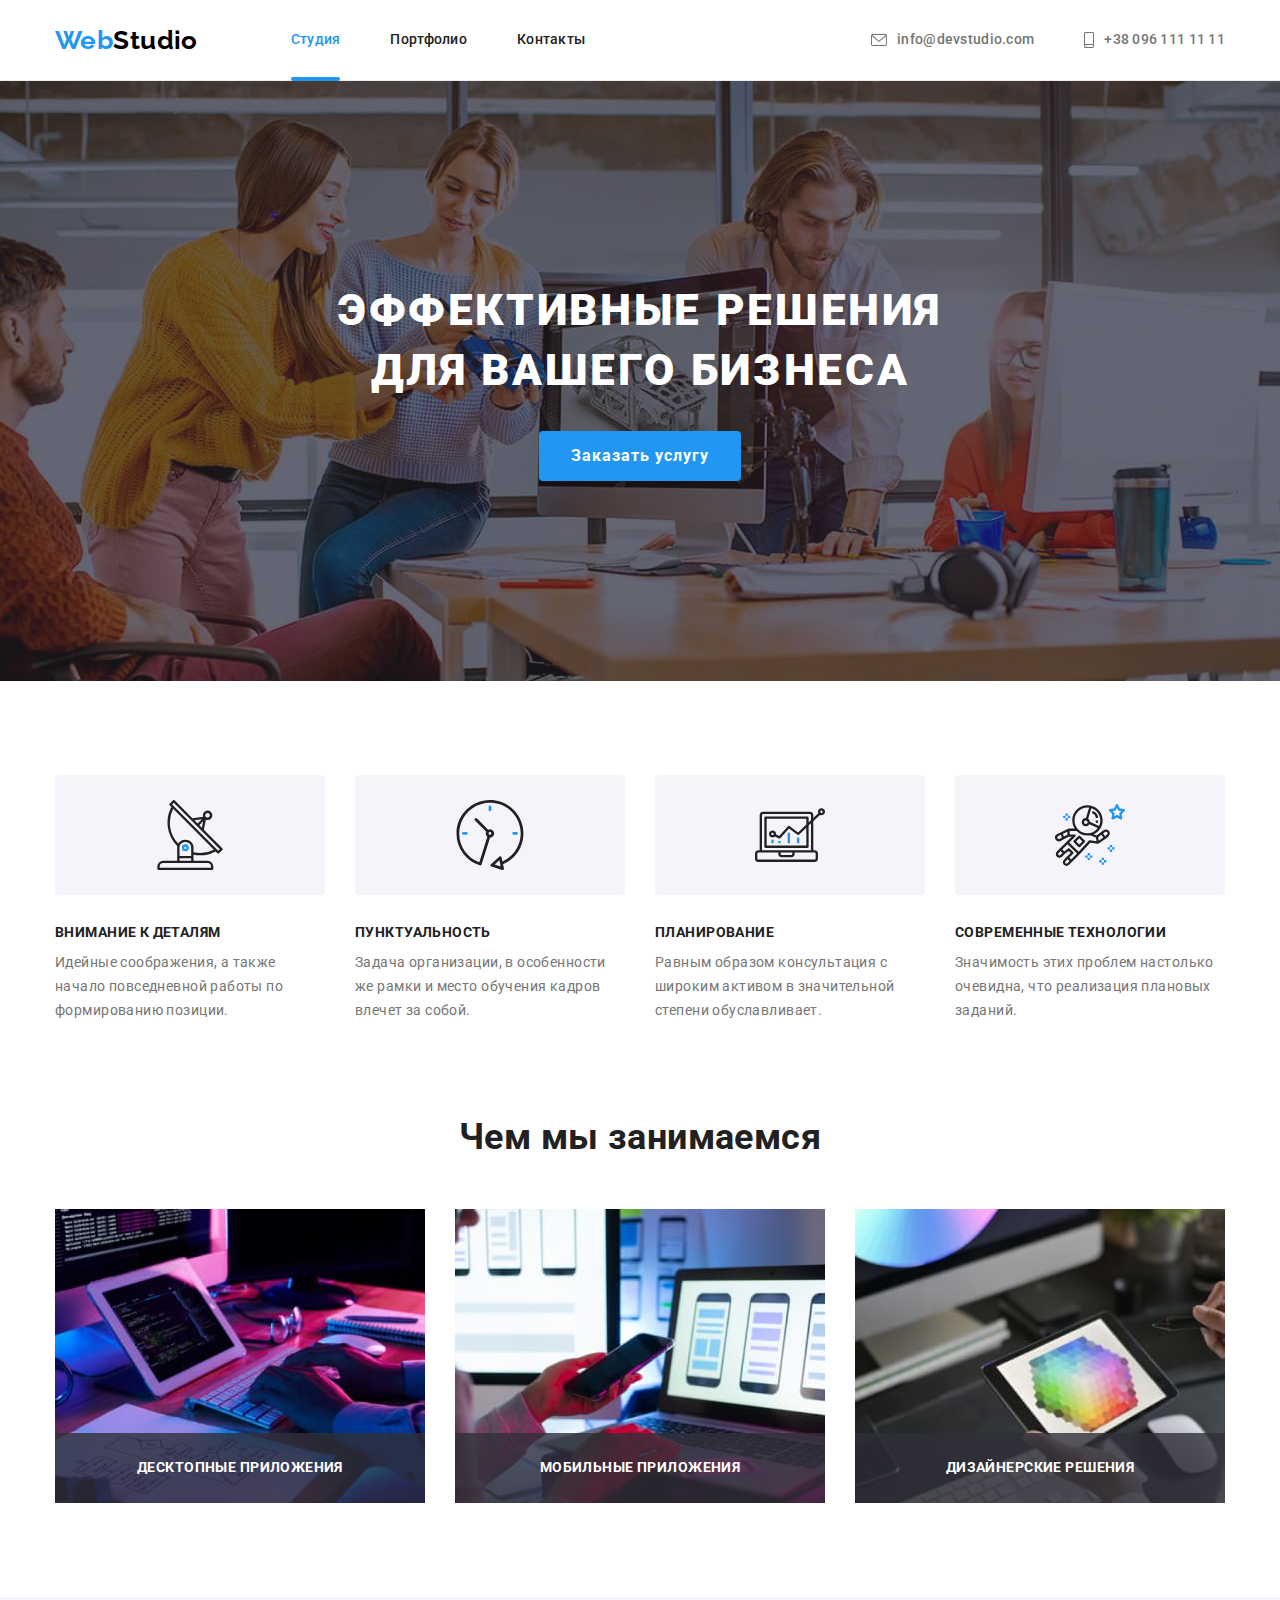
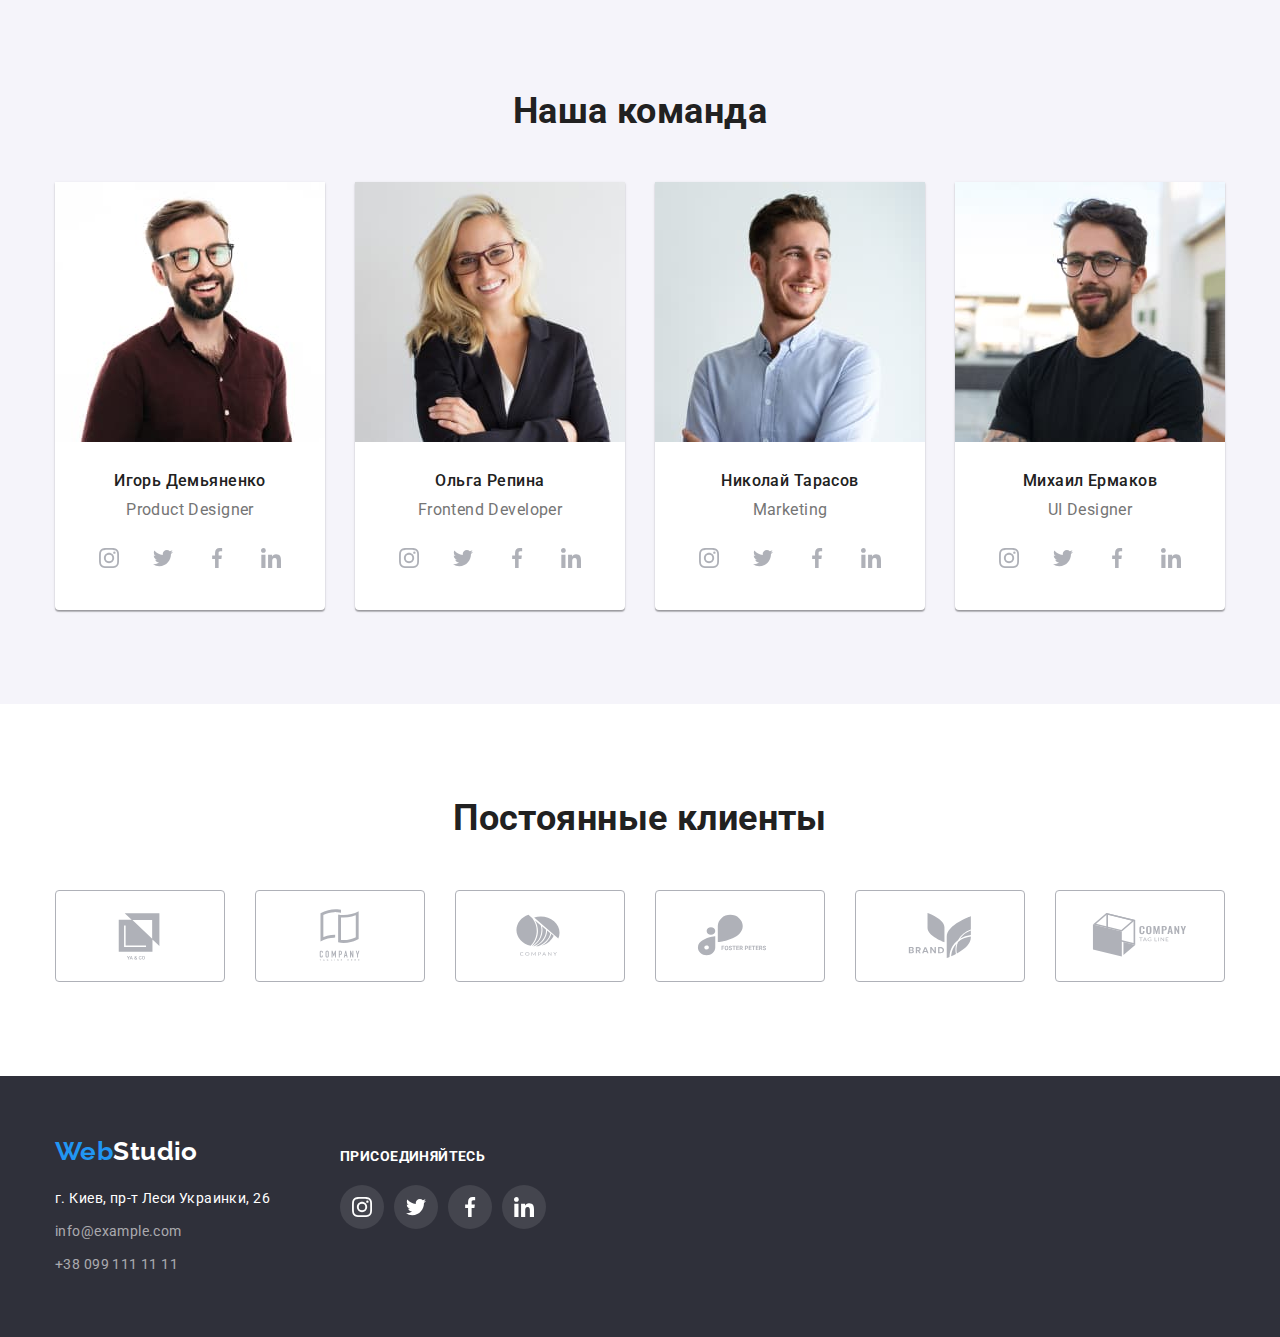
<file: index.html>
<!DOCTYPE html>
<html lang="ru">
  <head>
    <meta charset="UTF-8" />
    <meta http-equiv="X-UA-Compatible" content="IE=edge" />
    <meta name="viewport" content="width=device-width, initial-scale=1.0" />
    <title>WebStudio</title>
    <link rel="preconnect" href="https://fonts.googleapis.com" />
    <link rel="preconnect" href="https://fonts.gstatic.com" crossorigin />
    <link
      href="https://fonts.googleapis.com/css2?family=Raleway:wght@700&family=Roboto:wght@400;500;700;900&display=swap"
      rel="stylesheet"
    />
    <link
      rel="stylesheet"
      href="    https://cdnjs.cloudflare.com/ajax/libs/modern-normalize/1.1.0/modern-normalize.min.css"
    />
    <link rel="stylesheet" href="./css/styles.css" />
  </head>
  <body>
    <header class="header">
      <div class="container nav">
        <nav class="main-nav">
          <a class="link logo-top" href="./index.html"><span class="accent">Web</span>Studio</a>
          <ul class="list nav-list">
            <li><a class="link nav-link current" href="./index.html">Студия</a></li>
            <li><a class="link nav-link" href="./portfolio.html">Портфолио</a></li>
            <li><a class="link nav-link" href="#">Контакты</a></li>
          </ul>
        </nav>

        <a class="link nav-contact" href="mailto:info@devstudio.com">
          <svg class="nav-icon" width="16px" height="12">
            <use href="./images/sprite.svg#icon-envelope"></use>
          </svg>
          info@devstudio.com
        </a>
        <a class="link nav-contact" href="tel:+380961111111">
          <svg class="nav-icon" width="10px" height="16">
            <use href="./images/sprite.svg#icon-smartphone"></use>
          </svg>
          +38 096 111 11 11
        </a>
      </div>
    </header>
    <main>
      <!-- Секция герой -->
      <section class="hero">
        <h1 class="hero-title">Эффективные решения для вашего бизнеса</h1>
        <button class="button" type="button" data-modal-open>Заказать услугу</button>
      </section>
      <!-- Особенности компании -->
      <section class="section features">
        <div class="container">
          <h2 class="visually-hidden">Особенности компании</h2>
          <ul class="list features-list">
            <li class="features-item">
              <div class="features-thumb">
                <svg class="features-icon">
                  <use href="./images/sprite.svg#icon-antenna"></use>
                </svg>
              </div>
              <h3 class="title features-title">Внимание к деталям</h3>
              <p class="features-text">
                Идейные соображения, а также начало повседневной работы по формированию позиции.
              </p>
            </li>
            <li class="features-item">
              <div class="features-thumb">
                <svg class="features-icon">
                  <use href="./images/sprite.svg#icon-clock"></use>
                </svg>
              </div>
              <h3 class="title features-title">Пунктуальность</h3>
              <p class="features-text">
                Задача организации, в особенности же рамки и место обучения кадров влечет за собой.
              </p>
            </li>
            <li class="features-item">
              <div class="features-thumb">
                <svg class="features-icon">
                  <use href="./images/sprite.svg#icon-diagram"></use>
                </svg>
              </div>
              <h3 class="title features-title">Планирование</h3>
              <p class="features-text">
                Равным образом консультация с широким активом в значительной степени обуславливает.
              </p>
            </li>
            <li class="features-item">
              <div class="features-thumb">
                <svg class="features-icon">
                  <use href="./images/sprite.svg#icon-astronaut"></use>
                </svg>
              </div>
              <h3 class="title features-title">Современные технологии</h3>
              <p class="features-text">
                Значимость этих проблем настолько очевидна, что реализация плановых заданий.
              </p>
            </li>
          </ul>
        </div>
      </section>
      <!-- Чем мы занимаемся -->
      <section class="section tasks">
        <div class="container">
          <h2 class="title tasks-title">Чем мы занимаемся</h2>
          <ul class="list tasks-list">
            <li class="tasks-item">
              <img
                src="./images/work-app-development.jpg"
                alt="Разработка приложения на комьютере"
                width="370"
              />
              <p class="tasks-content">Десктопные приложения</p>
            </li>
            <li class="tasks-item">
              <img
                src="./images/work-mobile-app.jpg"
                alt="Макеты мобильных приложений"
                width="370"
              />
              <p class="tasks-content">Мобильные приложения</p>
            </li>
            <li class="tasks-item">
              <img src="./images/work-color.jpg" alt="Дизайнерская палитра цветов" width="370" />
              <p class="tasks-content">Дизайнерские решения</p>
            </li>
          </ul>
        </div>
      </section>
      <!-- Наша команда -->
      <section class="section team">
        <div class="container">
          <h2 class="title team-title">Наша команда</h2>
          <ul class="list team-list">
            <li class="team-card">
              <img
                src="./images/team-igor-demyanenko.jpg"
                alt="Фотография Игорь Демьяненко"
                width="270"
              />
              <div class="team-content">
                <h3 class="title team-name">Игорь Демьяненко</h3>
                <p class="team-position">Product Designer</p>

                <ul class="list team-social-list">
                  <li>
                    <a class="team-social-link" aria-label="Ссылка на Instagram" href="#">
                      <svg class="team-icon">
                        <use href="./images/sprite.svg#icon-instagram"></use>
                      </svg>
                    </a>
                  </li>
                  <li>
                    <a class="team-social-link" aria-label="Ссылка на Twitter" href="#">
                      <svg class="team-icon">
                        <use href="./images/sprite.svg#icon-twitter"></use>
                      </svg>
                    </a>
                  </li>
                  <li>
                    <a class="team-social-link" aria-label="Ссылка на Facebook" href="#">
                      <svg class="team-icon">
                        <use href="./images/sprite.svg#icon-facebook"></use>
                      </svg>
                    </a>
                  </li>
                  <li>
                    <a class="team-social-link" aria-label="Ссылка на Linkedin" href="#">
                      <svg class="team-icon">
                        <use href="./images/sprite.svg#icon-linkedin"></use>
                      </svg>
                    </a>
                  </li>
                </ul>
              </div>
            </li>
            <li class="team-card">
              <img src="./images/team-olga-repina.jpg" alt="Фотография Ольга Репина" width="270" />
              <div class="team-content">
                <h3 class="title team-name">Ольга Репина</h3>
                <p class="team-position">Frontend Developer</p>
                <ul class="list team-social-list">
                  <li>
                    <a class="team-social-link" aria-label="Ссылка на Instagram" href="#">
                      <svg class="team-icon">
                        <use href="./images/sprite.svg#icon-instagram"></use>
                      </svg>
                    </a>
                  </li>
                  <li>
                    <a class="team-social-link" aria-label="Ссылка на Twitter" href="#">
                      <svg class="team-icon">
                        <use href="./images/sprite.svg#icon-twitter"></use>
                      </svg>
                    </a>
                  </li>
                  <li>
                    <a class="team-social-link" aria-label="Ссылка на Facebook" href="#">
                      <svg class="team-icon">
                        <use href="./images/sprite.svg#icon-facebook"></use>
                      </svg>
                    </a>
                  </li>
                  <li>
                    <a class="team-social-link" aria-label="Ссылка на Linkedin" href="#">
                      <svg class="team-icon">
                        <use href="./images/sprite.svg#icon-linkedin"></use>
                      </svg>
                    </a>
                  </li>
                </ul>
              </div>
            </li>
            <li class="team-card">
              <img
                src="./images/team-nikolay-tarasov.jpg"
                alt="Фотография Николай Тарасов"
                width="270"
              />
              <div class="team-content">
                <h3 class="title team-name">Николай Тарасов</h3>
                <p class="team-position">Marketing</p>
                <ul class="list team-social-list">
                  <li>
                    <a class="team-social-link" aria-label="Ссылка на Instagram" href="#">
                      <svg class="team-icon">
                        <use href="./images/sprite.svg#icon-instagram"></use>
                      </svg>
                    </a>
                  </li>
                  <li>
                    <a class="team-social-link" aria-label="Ссылка на Twitter" href="#">
                      <svg class="team-icon">
                        <use href="./images/sprite.svg#icon-twitter"></use>
                      </svg>
                    </a>
                  </li>
                  <li>
                    <a class="team-social-link" aria-label="Ссылка на Facebook" href="#">
                      <svg class="team-icon">
                        <use href="./images/sprite.svg#icon-facebook"></use>
                      </svg>
                    </a>
                  </li>
                  <li>
                    <a class="team-social-link" aria-label="Ссылка на Linkedin" href="#">
                      <svg class="team-icon">
                        <use href="./images/sprite.svg#icon-linkedin"></use>
                      </svg>
                    </a>
                  </li>
                </ul>
              </div>
            </li>
            <li class="team-card">
              <img
                src="./images/team-mihail-ermakov.jpg"
                alt="Фотография Михаил Ермаков"
                width="270"
              />
              <div class="team-content">
                <h3 class="title team-name">Михаил Ермаков</h3>
                <p class="team-position">UI Designer</p>
                <ul class="list team-social-list">
                  <li>
                    <a class="team-social-link" aria-label="Ссылка на Instagram" href="#">
                      <svg class="team-icon">
                        <use href="./images/sprite.svg#icon-instagram"></use>
                      </svg>
                    </a>
                  </li>
                  <li>
                    <a class="team-social-link" aria-label="Ссылка на Twitter" href="#">
                      <svg class="team-icon">
                        <use href="./images/sprite.svg#icon-twitter"></use>
                      </svg>
                    </a>
                  </li>
                  <li>
                    <a class="team-social-link" aria-label="Ссылка на Facebook" href="#">
                      <svg class="team-icon">
                        <use href="./images/sprite.svg#icon-facebook"></use>
                      </svg>
                    </a>
                  </li>
                  <li>
                    <a class="team-social-link" aria-label="Ссылка на Linkedin" href="#">
                      <svg class="team-icon">
                        <use href="./images/sprite.svg#icon-linkedin"></use>
                      </svg>
                    </a>
                  </li>
                </ul>
              </div>
            </li>
          </ul>
        </div>
      </section>
      <!-- Постоянные клиенты -->
      <section class="section customer">
        <div class="container">
          <h2 class="title customer-title">Постоянные клиенты</h2>
          <ul class="list customer-list">
            <li>
              <a class="customer-link" aria-label="Ссылка на компанию" href="#">
                <svg class="customer-icon">
                  <use href="./images/sprite.svg#icon-Logo"></use>
                </svg>
              </a>
            </li>
            <li>
              <a class="customer-link" aria-label="Ссылка на компанию" href="#">
                <svg class="customer-icon">
                  <use href="./images/sprite.svg#icon-Logo-1"></use>
                </svg>
              </a>
            </li>
            <li>
              <a class="customer-link" aria-label="Ссылка на компанию" href="#">
                <svg class="customer-icon">
                  <use href="./images/sprite.svg#icon-Logo-2"></use>
                </svg>
              </a>
            </li>
            <li>
              <a class="customer-link" aria-label="Ссылка на компанию" href="#">
                <svg class="customer-icon">
                  <use href="./images/sprite.svg#icon-Logo-3"></use>
                </svg>
              </a>
            </li>
            <li>
              <a class="customer-link" aria-label="Ссылка на компанию" href="#">
                <svg class="customer-icon">
                  <use href="./images/sprite.svg#icon-Logo-4"></use>
                </svg>
              </a>
            </li>
            <li>
              <a class="customer-link" aria-label="Ссылка на компанию" href="#">
                <svg class="customer-icon">
                  <use href="./images/sprite.svg#icon-Logo-5"></use>
                </svg>
              </a>
            </li>
          </ul>
        </div>
      </section>
    </main>
    <!-- Footer -->
    <footer class="footer">
      <div class="container">
        <div>
          <a class="link logo-bottom" href="./index.html"><span class="accent">Web</span>Studio</a>
          <address>
            <p class="footer-address">г. Киев, пр-т Леси Украинки, 26</p>
            <a class="link footer-link" href="mailto:info@example.com">info@example.com</a><br />
            <a class="link footer-link" href="tel:+380991111111">+38 099 111 11 11</a>
          </address>
        </div>

        <div class="footer-social">
          <b class="footer-social-title"> Присоединяйтесь </b>
          <ul class="list footer-social-list">
            <li>
              <a class="footer-social-link" aria-label="Ссылка на Instagram" href="#">
                <svg class="team-icon">
                  <use href="./images/sprite.svg#icon-instagram"></use>
                </svg>
              </a>
            </li>
            <li>
              <a class="footer-social-link" aria-label="Ссылка на Twitter" href="#">
                <svg class="team-icon">
                  <use href="./images/sprite.svg#icon-twitter"></use>
                </svg>
              </a>
            </li>
            <li>
              <a class="footer-social-link" aria-label="Ссылка на Facebook" href="#">
                <svg class="team-icon">
                  <use href="./images/sprite.svg#icon-facebook"></use>
                </svg>
              </a>
            </li>
            <li>
              <a class="footer-social-link" aria-label="Ссылка на Linkedin" href="#">
                <svg class="team-icon">
                  <use href="./images/sprite.svg#icon-linkedin"></use>
                </svg>
              </a>
            </li>
          </ul>
        </div>
      </div>
    </footer>
    <!-- Modal -->
    <div class="backdrop is-hidden" data-modal>
      <div class="modal">
        <p></p>
        <button class="modal-button" type="button" data-modal-close>
          <svg class="modal-icon-close">
            <use href="./images/sprite.svg#icon-close"></use>
          </svg>
        </button>
      </div>
    </div>
    <!-- JS -->
    <script src="./js/modal.js"></script>
  </body>
</html>
</file>
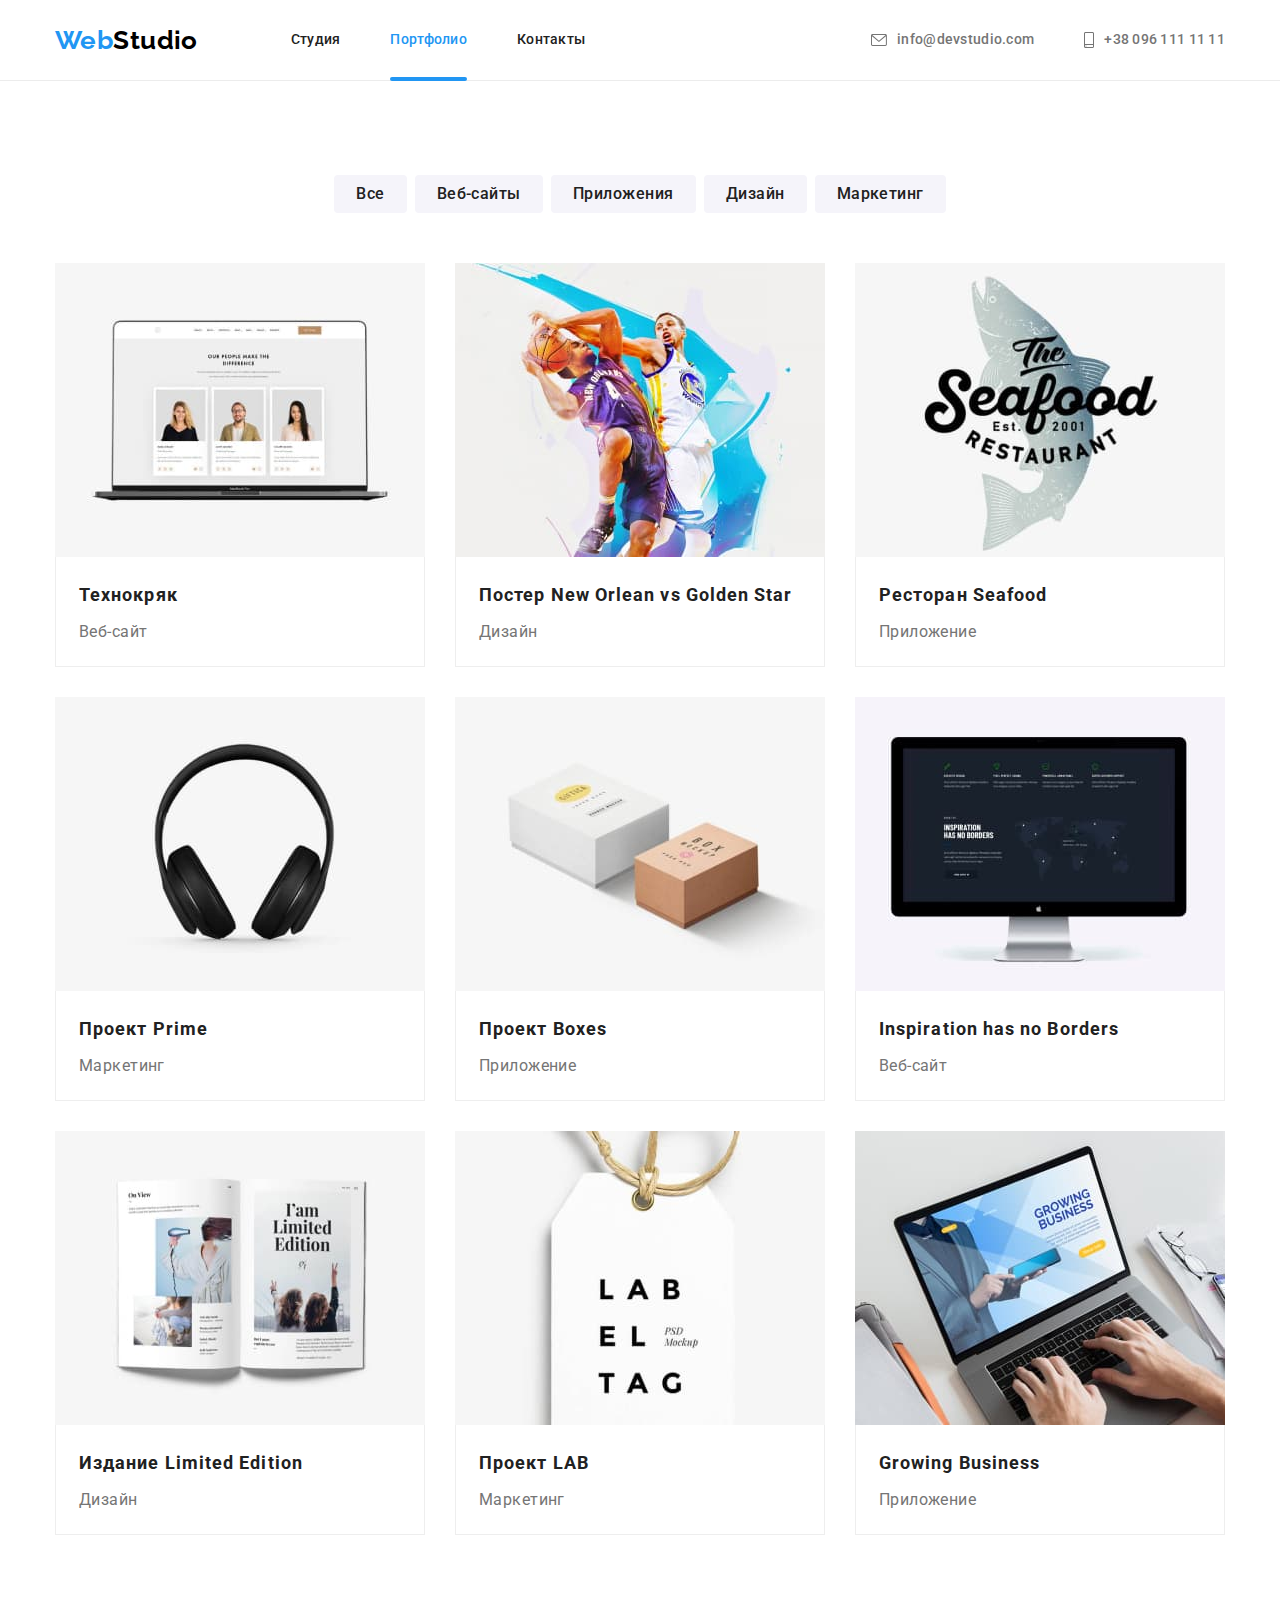
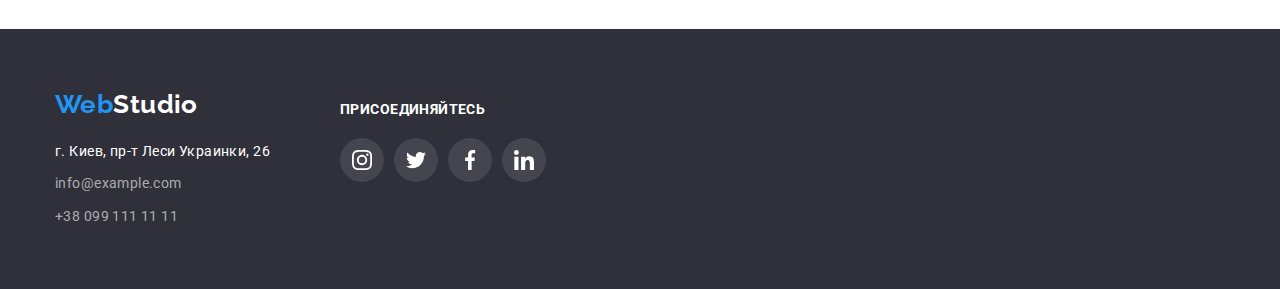
<file: portfolio.html>
<!DOCTYPE html>
<html lang="ru">
  <head>
    <meta charset="UTF-8" />
    <meta http-equiv="X-UA-Compatible" content="IE=edge" />
    <meta name="viewport" content="width=device-width, initial-scale=1.0" />
    <title>WebStudio</title>
    <link rel="preconnect" href="https://fonts.googleapis.com" />
    <link rel="preconnect" href="https://fonts.gstatic.com" crossorigin />
    <link
      href="https://fonts.googleapis.com/css2?family=Raleway:wght@700&family=Roboto:wght@400;500;700;900&display=swap"
      rel="stylesheet"
    />
    <link
      rel="stylesheet"
      href="    https://cdnjs.cloudflare.com/ajax/libs/modern-normalize/1.1.0/modern-normalize.min.css"
    />
    <link rel="stylesheet" href="./css/styles.css" />
  </head>
  <body>
    <header class="header">
      <div class="container nav">
        <nav class="main-nav">
          <a class="link logo-top" href="./index.html"><span class="accent">Web</span>Studio</a>
          <ul class="list nav-list">
            <li><a class="link nav-link" href="./index.html">Студия</a></li>
            <li><a class="link nav-link current" href="./portfolio.html">Портфолио</a></li>
            <li><a class="link nav-link" href="#">Контакты</a></li>
          </ul>
        </nav>

        <a class="link nav-contact" href="mailto:info@devstudio.com">
          <svg class="nav-icon" width="16px" height="12">
            <use href="./images/sprite.svg#icon-envelope"></use>
          </svg>
          info@devstudio.com
        </a>
        <a class="link nav-contact" href="tel:+380961111111">
          <svg class="nav-icon" width="10px" height="16">
            <use href="./images/sprite.svg#icon-smartphone"></use>
          </svg>
          +38 096 111 11 11
        </a>
      </div>
    </header>

    <main>
      <!-- Секция с фильтром -->
      <section class="section examples">
        <div class="container">
          <h1 class="visually-hidden">Примеры работ</h1>
          <ul class="list button-list">
            <li><button class="portfolio-button" type="button">Все</button></li>
            <li><button class="portfolio-button" type="button">Веб-сайты</button></li>
            <li><button class="portfolio-button" type="button">Приложения</button></li>
            <li><button class="portfolio-button" type="button">Дизайн</button></li>
            <li><button class="portfolio-button" type="button">Маркетинг</button></li>
          </ul>
          <ul class="list examples-list">
            <li class="examples-card">
              <div class="examples-thumb">
                <img
                  src="./images/portfolio-techno.jpg"
                  alt="Страница сайта Технокряк"
                  width="370"
                />
                <div class="examples-description">
                  <p class="examples-text">
                    Ресурс предлагает комплексные предложения с разным уровнем функционала и
                    сервисов. Все это позволит посетителю получить исчерпывающие сведения о компании
                    или частном лице.
                  </p>
                </div>
              </div>

              <div class="examples-content">
                <h2 class="title examples-title">Технокряк</h2>
                <p class="examples-type">Веб-сайт</p>
              </div>
            </li>

            <li class="examples-card">
              <div class="examples-thumb">
                <img
                  src="./images/portfolio-poster.jpg"
                  alt="Постер New Orlean vs Golden Star"
                  width="370"
                />
                <div class="examples-description">
                  <p class="examples-text">
                    Ресурс предлагает комплексные предложения с разным уровнем функционала и
                    сервисов. Все это позволит посетителю получить исчерпывающие сведения о компании
                    или частном лице. Ресурс предлагает комплексные предложения с разным уровнем
                    функционала и сервисов. Все это позволит посетителю получить исчерпывающие
                    сведения о компании или частном лице. Ресурс предлагает комплексные предложения
                    с разным уровнем функционала и сервисов.
                  </p>
                </div>
              </div>
              <div class="examples-content">
                <h2 class="title examples-title">Постер New Orlean vs Golden Star</h2>
                <p class="examples-type">Дизайн</p>
              </div>
            </li>

            <li class="examples-card">
              <div class="examples-thumb">
                <img
                  src="./images/portfolio-seafood.jpg"
                  alt="Логотип ресторана Seafood"
                  width="370"
                />
                <div class="examples-description">
                  <p class="examples-text">
                    Ресурс предлагает комплексные предложения с разным уровнем функционала и
                    сервисов. Все это позволит посетителю получить исчерпывающие сведения о компании
                    или частном лице.
                  </p>
                </div>
              </div>
              <div class="examples-content">
                <h2 class="title examples-title">Ресторан Seafood</h2>
                <p class="examples-type">Приложение</p>
              </div>
            </li>

            <li class="examples-card">
              <div class="examples-thumb">
                <img src="./images/portfolio-prime.jpg" alt="Заставка проекта Prime" width="370" />
                <div class="examples-description">
                  <p class="examples-text">
                    Ресурс предлагает комплексные предложения с разным уровнем функционала и
                    сервисов. Все это позволит посетителю получить исчерпывающие сведения о компании
                    или частном лице.
                  </p>
                </div>
              </div>
              <div class="examples-content">
                <h2 class="title examples-title">Проект Prime</h2>
                <p class="examples-type">Маркетинг</p>
              </div>
            </li>

            <li class="examples-card">
              <div class="examples-thumb">
                <img
                  src="./images/portfolio-boxes.jpg"
                  alt="Брендированные коробки Boxes"
                  width="370"
                />
                <div class="examples-description">
                  <p class="examples-text">
                    Ресурс предлагает комплексные предложения с разным уровнем функционала и
                    сервисов. Все это позволит посетителю получить исчерпывающие сведения о компании
                    или частном лице.
                  </p>
                </div>
              </div>
              <div class="examples-content">
                <h2 class="title examples-title">Проект Boxes</h2>
                <p class="examples-type">Приложение</p>
              </div>
            </li>

            <li class="examples-card">
              <div class="examples-thumb">
                <img
                  src="./images/portfolio-inspiration.jpg"
                  alt="Старница сайта Inspiration has no Borders"
                  width="370"
                />
                <div class="examples-description">
                  <p class="examples-text">
                    Ресурс предлагает комплексные предложения с разным уровнем функционала и
                    сервисов. Все это позволит посетителю получить исчерпывающие сведения о компании
                    или частном лице.
                  </p>
                </div>
              </div>
              <div class="examples-content">
                <h2 class="title examples-title">Inspiration has no Borders</h2>
                <p class="examples-type">Веб-сайт</p>
              </div>
            </li>

            <li class="examples-card">
              <div class="examples-thumb">
                <img
                  src="./images/portfolio-limited-edition.jpg"
                  alt="Издание книги с дизайном Limited Edition"
                  width="370"
                />
                <div class="examples-description">
                  <p class="examples-text">
                    Ресурс предлагает комплексные предложения с разным уровнем функционала и
                    сервисов. Все это позволит посетителю получить исчерпывающие сведения о компании
                    или частном лице.
                  </p>
                </div>
              </div>
              <div class="examples-content">
                <h2 class="title examples-title">Издание Limited Edition</h2>
                <p class="examples-type">Дизайн</p>
              </div>
            </li>

            <li class="examples-card">
              <div class="examples-thumb">
                <img src="./images/portfolio-lab.jpg" alt="Логитип проекта LAB" width="370" />
                <div class="examples-description">
                  <p class="examples-text">
                    Ресурс предлагает комплексные предложения с разным уровнем функционала и
                    сервисов. Все это позволит посетителю получить исчерпывающие сведения о компании
                    или частном лице.
                  </p>
                </div>
              </div>
              <div class="examples-content">
                <h2 class="title examples-title">Проект LAB</h2>
                <p class="examples-type">Маркетинг</p>
              </div>
            </li>

            <li class="examples-card">
              <div class="examples-thumb">
                <img
                  src="./images/portfolio-growing-business.jpg"
                  alt="Страница приложения Growing Business"
                  width="370"
                />
                <div class="examples-description">
                  <p class="examples-text">
                    Ресурс предлагает комплексные предложения с разным уровнем функционала и
                    сервисов. Все это позволит посетителю получить исчерпывающие сведения о компании
                    или частном лице.
                  </p>
                </div>
              </div>
              <div class="examples-content">
                <h2 class="title examples-title">Growing Business</h2>
                <p class="examples-type">Приложение</p>
              </div>
            </li>
          </ul>
        </div>
      </section>
    </main>
    <footer class="footer">
      <div class="container">
        <div>
          <a class="link logo-bottom" href="./index.html"><span class="accent">Web</span>Studio</a>
          <address>
            <p class="footer-address">г. Киев, пр-т Леси Украинки, 26</p>
            <a class="link footer-link" href="mailto:info@example.com">info@example.com</a><br />
            <a class="link footer-link" href="tel:+380991111111">+38 099 111 11 11</a>
          </address>
        </div>
        <div class="footer-social">
          <b class="footer-social-title"> Присоединяйтесь </b>
          <ul class="list footer-social-list">
            <li>
              <a class="footer-social-link" aria-label="Ссылка на Instagram" href="#">
                <svg class="team-icon">
                  <use href="./images/sprite.svg#icon-instagram"></use>
                </svg>
              </a>
            </li>
            <li>
              <a class="footer-social-link" aria-label="Ссылка на Twitter" href="#">
                <svg class="team-icon">
                  <use href="./images/sprite.svg#icon-twitter"></use>
                </svg>
              </a>
            </li>
            <li>
              <a class="footer-social-link" aria-label="Ссылка на Facebook" href="#">
                <svg class="team-icon">
                  <use href="./images/sprite.svg#icon-facebook"></use>
                </svg>
              </a>
            </li>
            <li>
              <a class="footer-social-link" aria-label="Ссылка на Linkedin" href="#">
                <svg class="team-icon">
                  <use href="./images/sprite.svg#icon-linkedin"></use>
                </svg>
              </a>
            </li>
          </ul>
        </div>
      </div>
    </footer>
  </body>
</html>
</file>
<file: css/styles.css>
:root {
  --primary-text-color: #757575;
  --title-text-color: #212121;
  --third-text-color: rgba(255, 255, 255, 0.6);

  --accent-color: #2196f3;
  --white-color: #fff;
  --black-color: #000;
  --active-button-color: #188ce8;
  --header-frame-color: #ececec;
  --examples-frame-color: #eee;
  --icon-color: #afb1b8;
  --icon-bg-color: rgba(255, 255, 255, 0.1);

  --bg-hero-footer-color: #2f303a;
  --bg-main-color: #fff;
  --bg-secondary-color: #f5f4fa;
  --bg-third-color: rgba(47, 48, 58, 0.8);
  --bg-fourth-color: rgba(33, 150, 243, 0.9);

  --bg-backdrop-color: rgba(0, 0, 0, 0.2);
  --modal-close-button-border: rgba(0, 0, 0, 0.1);

  --transition-duration-function: 250ms cubic-bezier(0.4, 0, 0.2, 1);
}

/*  Сброс стилей*/

/* *,
*::after,
*::before {
  outline: 1px solid tomato;
} */

h1,
h2,
h3,
h4,
h5,
h6,
p {
  margin-top: 0;
}

img {
  display: block;
  max-width: 100%;
  height: auto;
}

address {
  font-style: normal;
}

/* Главня страница */
/* общие стили */

body {
  color: var(--primary-text-color);
  background-color: var(--bg-main-color);

  font-family: Roboto, sans-serif;
  font-size: 14px;
  letter-spacing: 0.03em;
}

.title {
  color: var(--title-text-color);
  font-weight: 700;
}

.link {
  text-decoration: none;
  font-style: normal;
  color: inherit;
  transition: color var(--transition-duration-function);
}

.link:hover,
.link:focus {
  color: var(--accent-color);
}

.list {
  list-style: none;
  padding-left: 0;
  margin: 0;
}

.visually-hidden {
  position: absolute;
  width: 1px;
  height: 1px;
  margin: -1px;
  border: 0;
  padding: 0;

  white-space: nowrap;
  clip-path: inset(100%);
  clip: rect(0 0 0 0);
  overflow: hidden;
}

.container {
  max-width: 1200px;
  padding: 0 15px;
  margin-left: auto;
  margin-right: auto;
}

.section {
  padding-top: 94px;
  padding-bottom: 94px;
}

/* Лого и навигация */
.header {
  border-bottom: 1px solid var(--header-frame-color);
}

.logo-top,
.logo-bottom {
  color: var(--black-color);

  font-family: Raleway, sans-serif;
  font-weight: 700;
  font-size: 26px;
  line-height: 1.19;
}

.logo-top {
  margin-right: 93px;
}

.accent {
  color: var(--accent-color);
}

.nav,
.main-nav,
.nav-list {
  display: flex;
  align-items: center;
}

.main-nav {
  margin-right: auto;
}

.nav-link {
  position: relative;
  display: flex;
  padding: 32px 0;
  color: var(--title-text-color);

  font-weight: 500;
  font-size: 14px;
  line-height: 1.14;
  letter-spacing: 0.02em;
}

.nav-link.current {
  color: var(--accent-color);
}

.nav-link.current::after {
  content: '';
  position: absolute;
  left: 0;
  bottom: -1px;
  width: 100%;
  height: 4px;

  border-radius: 2px;
  background-color: var(--accent-color);
}

.nav-list>li:not(:last-child) {
  margin-right: 50px;
}

.nav-contact {
  display: inline-flex;
  align-items: center;
  padding: 32px 0;
  font-weight: 500;
  font-size: 14px;
  line-height: 1.14;
  letter-spacing: 0.02em;
}

.nav-contact:not(:last-of-type) {
  margin-right: 50px;
}

.nav-icon {
  margin-right: 10px;
  fill: currentColor;
}

/* Герой */
.hero {
  padding: 200px 0;
  text-align: center;
  max-width: 1600px;
  min-height: 600px;
  margin: 0 auto;
  background-color: var(--bg-hero-footer-color);
  background-image: linear-gradient(to right, rgba(47, 48, 58, 0.4), rgba(47, 48, 58, 0.4)),
    url(../images/hero-bg-img.jpg);
  background-repeat: no-repeat;
  background-position: center;
  background-size: cover;
}

.hero-title {
  max-width: 696px;
  margin: 0 auto 30px;

  color: var(--white-color);

  font-weight: 900;
  font-size: 44px;
  line-height: 1.36;

  letter-spacing: 0.06em;
  text-transform: uppercase;
}

.button {
  padding: 10px 32px;
  color: var(--white-color);
  background-color: var(--accent-color);
  box-shadow: 0px 4px 4px rgba(0, 0, 0, 0.15);
  border-radius: 4px;
  border: none;
  cursor: pointer;

  font-family: inherit;
  font-weight: 700;
  font-size: 16px;
  line-height: 1.88;
  letter-spacing: 0.06em;

  transition: color var(--transition-duration-function),
    background-color var(--transition-duration-function);
}

.button:hover,
.button:focus {
  color: var(--white-color);
  background-color: var(--active-button-color);
}

/* Особенности компании */

.features-title {
  margin-bottom: 10px;
  font-size: 14px;
  line-height: 1.14;
  text-transform: uppercase;
}

.features-list {
  display: flex;
  line-height: 1.71;
}

.features-text {
  margin-bottom: 0px;
}

.features-item {
  max-width: 270px;
}

.features-item:not(:last-child) {
  margin-right: 30px;
}

.features-thumb {
  display: flex;
  justify-content: center;
  align-items: center;
  width: 270px;
  height: 120px;
  margin-bottom: 30px;

  background-color: var(--bg-secondary-color);
  border-radius: 4px;
}

.features-icon {
  width: 70px;
  height: 70px;
}

/* Чем мы занимаемся */
.tasks {
  padding-top: 0px;
}

.tasks-title,
.team-title,
.customer-title {
  font-size: 36px;
  line-height: 1.16;
  text-align: center;
  margin-bottom: 50px;
}

.tasks-list {
  display: flex;
}

.tasks-list>li:not(:last-child) {
  margin-right: 30px;
}

.tasks-item {
  position: relative;
}

.tasks-content {
  display: flex;
  justify-content: center;
  align-items: center;
  position: absolute;
  bottom: 0;
  margin: 0;
  width: 100%;
  height: 70px;

  font-weight: 700;
  font-size: 14px;
  line-height: 1.14px;
  text-transform: uppercase;
  color: var(--white-color);
  background-color: var(--bg-third-color);
}

/* Наша команда */
.team {
  background-color: var(--bg-secondary-color);
  font-size: 16px;
  line-height: 1.18;
  text-align: center;
}

.team-name {
  margin-bottom: 10px;
  font-weight: 500;
  font-size: 16px;
  line-height: 1.18;
}

.team-list {
  display: flex;
  justify-content: center;
}

.team-position {
  margin-bottom: 0;
}

.team-content {
  padding: 30px 10px;
}

.team-card {
  max-width: 270px;
  background-color: var(--bg-main-color);
  box-shadow: 0px 1px 3px rgba(0, 0, 0, 0.12), 0px 1px 1px rgba(0, 0, 0, 0.14),
    0px 2px 1px rgba(0, 0, 0, 0.2);
  border-radius: 0px 0px 4px 4px;
}

.team-card:not(:last-of-type) {
  margin-right: 30px;
}

.team-social-list {
  display: flex;
  gap: 10px;
  justify-content: center;
  margin-top: 16px;
}

.team-social-link {
  display: flex;
  justify-content: center;
  align-items: center;

  width: 44px;
  height: 44px;
  color: var(--icon-color);
  border-radius: 50%;
  text-decoration: none;
  font-style: normal;

  transition: color var(--transition-duration-function),
    background-color var(--transition-duration-function);
}

.team-social-link:hover,
.team-social-link:focus {
  background-color: var(--accent-color);
  color: var(--white-color);
}

.team-icon {
  fill: currentColor;
  width: 20px;
  height: 20px;
}

/* Постоянные клиенты */
.customer-list {
  display: flex;
  align-items: center;
  justify-content: space-between;
  text-decoration: none;
  font-style: normal;
  color: inherit;
}

.customer-link {
  display: flex;
  justify-content: center;
  align-items: center;
  width: 170px;
  height: 92px;

  text-decoration: none;
  font-style: normal;
  color: var(--icon-color);
  border: 1px solid var(--icon-color);
  border-radius: 4px;

  transition: color var(--transition-duration-function),
    border-color var(--transition-duration-function);
}

.customer-link:hover,
.customer-link:focus {
  color: var(--accent-color);
  border-color: var(--accent-color);
}

.customer-icon {
  fill: currentColor;
  width: 106px;
  height: 60px;
}

/* Футер */
.footer {
  padding: 60px 0;
  background-color: var(--bg-hero-footer-color);
}

.footer .container {
  display: flex;
  align-items: flex-start;
}

.logo-bottom {
  display: inline-block;
  margin-bottom: 20px;
  color: var(--white-color);
}

.footer-address {
  margin-bottom: 0px;
  color: var(--white-color);
  line-height: 1.71;
}

.footer-link {
  display: inline-block;
  margin-top: 9px;
  color: var(--third-text-color);
  line-height: 1.71;
}

.footer-social {
  margin-top: 12px;
  margin-left: 70px;
}

.footer-social-title {
  font-weight: 700;
  color: var(--white-color);
  font-size: 14px;
  line-height: 1.14;
  text-transform: uppercase;
}

.footer-social-list {
  display: flex;
  gap: 10px;
  justify-content: center;
  margin-top: 20px;
}

.footer-social-link {
  display: flex;
  justify-content: center;
  align-items: center;
  width: 44px;
  height: 44px;
  color: var(--white-color);
  background-color: var(--icon-bg-color);
  border-radius: 50%;
  text-decoration: none;
  font-style: normal;

  transition: color var(--transition-duration-function),
    background-color var(--transition-duration-function);
}

.footer-social-link:hover,
.footer-social-link:focus {
  background-color: var(--accent-color);
  color: var(--white-color);
}

.footer-icon {
  fill: currentColor;
  width: 20px;
  height: 20px;
}

/* Modal */

.backdrop {
  position: fixed;
  top: 0;
  left: 0;
  width: 100%;
  height: 100%;
  background-color: var(--bg-backdrop-color);
  opacity: 1;
  visibility: visible;
  transition: opacity var(--transition-duration-function),
    visibility var(--transition-duration-function);
}

.backdrop.is-hidden {
  opacity: 0;
  pointer-events: none;
  visibility: hidden;
}

.backdrop.is-hidden .modal {
  transform: translate(-50%, -50%) scale(0.8);
}

.modal {
  position: absolute;
  top: 50%;
  left: 50%;

  padding: 40px;
  min-width: 528px;
  min-height: 581px;

  background: var(--white-color);
  box-shadow: 0px 1px 3px rgba(0, 0, 0, 0.12), 0px 1px 1px rgba(0, 0, 0, 0.14),
    0px 2px 1px rgba(0, 0, 0, 0.2);
  border-radius: 4px;

  transform: translate(-50%, -50%) scale(1);
  transition: transform var(--transition-duration-function);
}

.modal-button {
  display: flex;
  justify-content: center;
  align-items: center;
  position: absolute;
  top: 8px;
  right: 8px;
  width: 30px;
  height: 30px;
  border-radius: 50%;
  padding: 0;

  cursor: pointer;
  color: var(--black-color);
  background-color: var(--white-color);
  border: 1px solid var(--modal-close-button-border);
  transition: border-color var(--transition-duration-function),
    color var(--transition-duration-function);
}

.modal-icon-close {
  fill: currentColor;
  width: 18px;
  height: 18px;
}

.modal-button:hover,
.modal-button:focus {
  border-color: var(--accent-color);
  color: var(--accent-color);
}

/* Страница Портфолио */

.button-list {
  display: flex;
  justify-content: center;
  margin-bottom: 50px;
}

.button-list>li:not(:last-child) {
  margin-right: 8px;
}

.portfolio-button {
  padding: 6px 22px;

  color: var(--title-text-color);
  background-color: var(--bg-secondary-color);
  border-radius: 4px;
  border: none;
  cursor: pointer;

  font-family: inherit;
  font-weight: 500;
  font-size: 16px;
  line-height: 1.62;
  letter-spacing: 0.03em;

  transition: color var(--transition-duration-function),
    background-color var(--transition-duration-function),
    box-shadow var(--transition-duration-function);
}

.portfolio-button:hover,
.portfolio-button:focus {
  color: var(--white-color);
  background-color: var(--accent-color);
  box-shadow: 0px 3px 1px rgba(0, 0, 0, 0.1), 0px 1px 2px rgba(0, 0, 0, 0.08),
    0px 2px 2px rgba(0, 0, 0, 0.12);
}

.examples {
  font-size: 16px;
  line-height: 1.87;
}

.examples-list {
  display: flex;
  flex-wrap: wrap;

  margin: -15px;
}

.examples-title {
  margin-bottom: 4px;
  font-size: 18px;
  line-height: 2;
  letter-spacing: 0.06em;
}

.examples-type {
  margin-bottom: 0;
}

.examples-card {
  margin: 15px;
  flex-basis: calc(100% / 3 - 30px);
  transition: box-shadow var(--transition-duration-function);
}

.examples-card:hover {
  box-shadow: 0px 1px 1px rgba(0, 0, 0, 0.12), 0px 4px 4px rgba(0, 0, 0, 0.06),
    1px 4px 6px rgba(0, 0, 0, 0.16);
}

.examples-thumb {
  position: relative;
  overflow: hidden;
}

.examples-description {
  display: flex;
  justify-content: center;
  align-items: center;

  position: absolute;
  overflow: auto;
  top: 100%;
  left: 0;
  width: 100%;
  height: 100%;
  margin: 0;
  padding: 24px;

  background-color: var(--bg-fourth-color);
  opacity: 0;
  transition: transform var(--transition-duration-function),
    opacity var(--transition-duration-function);
}

.examples-text {
  max-height: 100%;
  font-size: 18px;
  line-height: 1.56;
  color: var(--white-color);
}

.examples-card:hover .examples-description {
  transform: translateY(-100%);
  opacity: 1;
}

.examples-content {
  padding: 20px 23px 19px;
  border-left: 1px solid var(--examples-frame-color);
  border-right: 1px solid var(--examples-frame-color);
  border-bottom: 1px solid var(--examples-frame-color);
}
</file>
